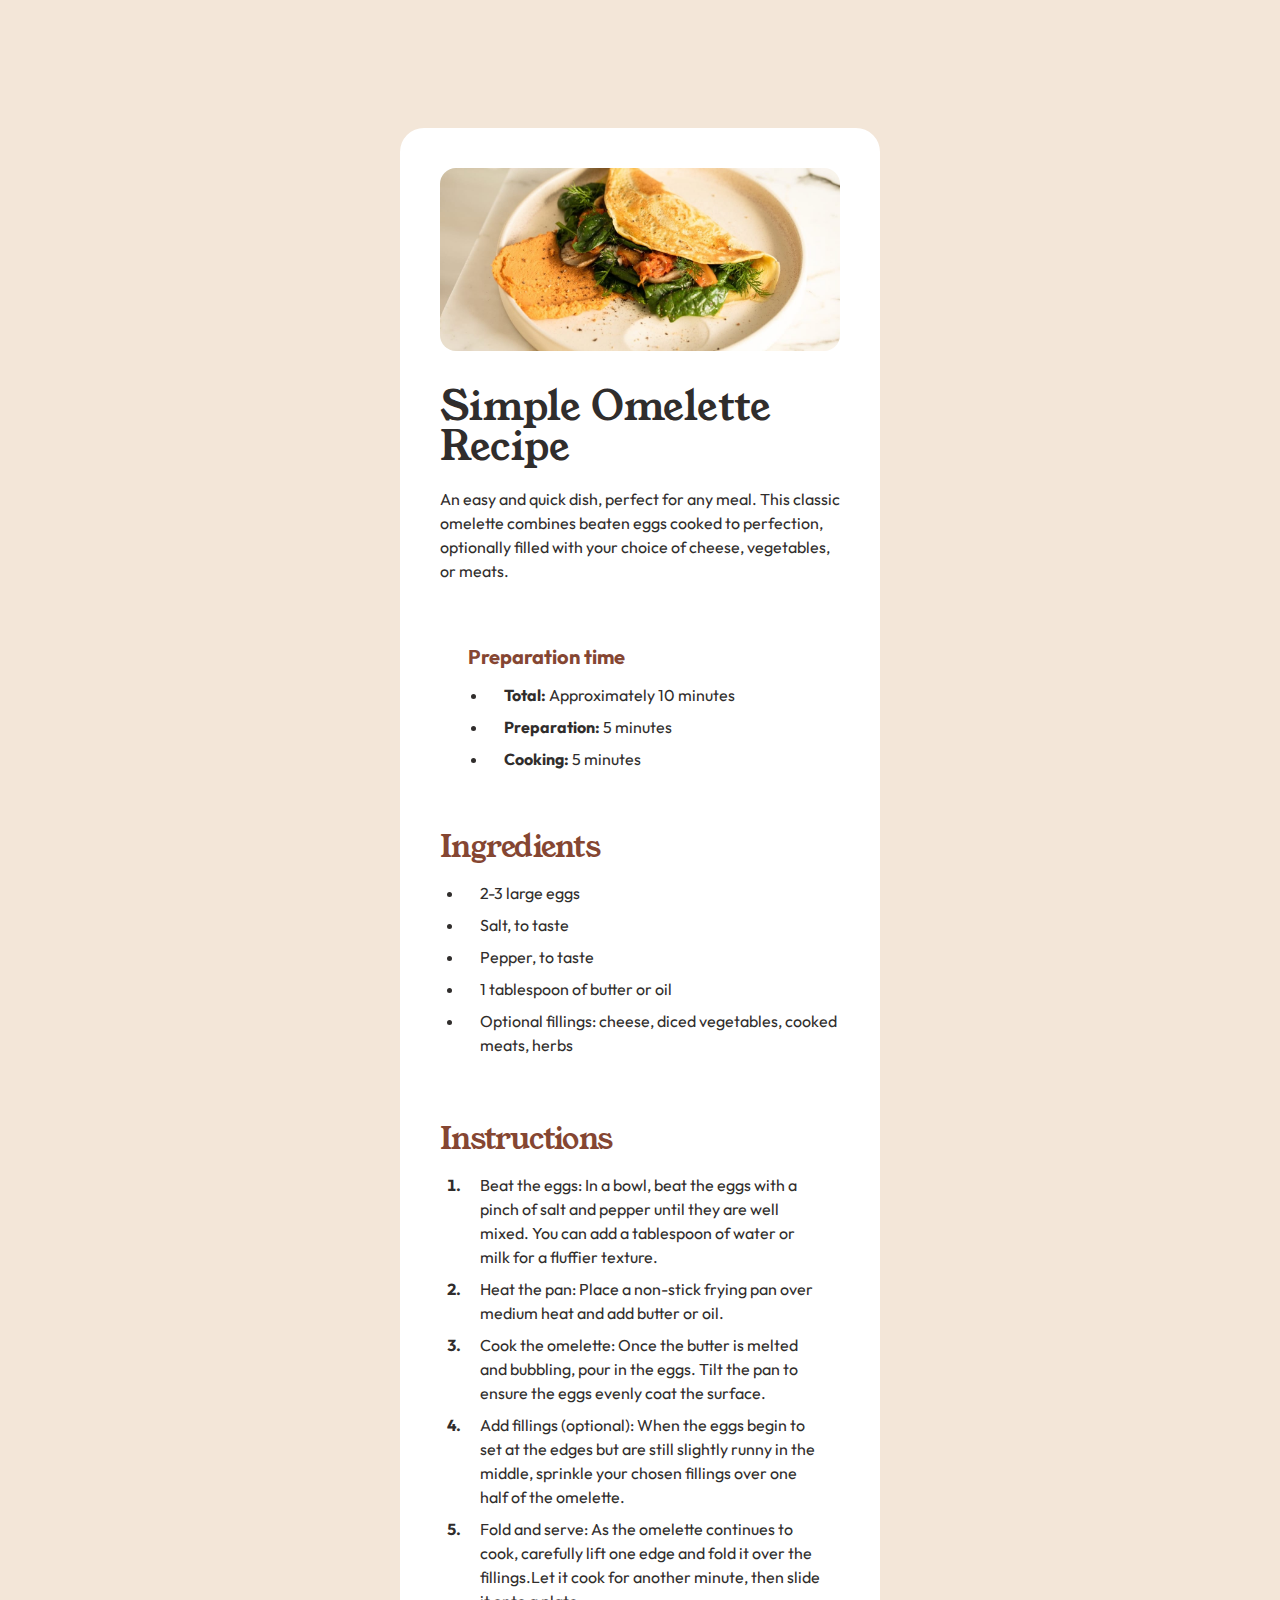
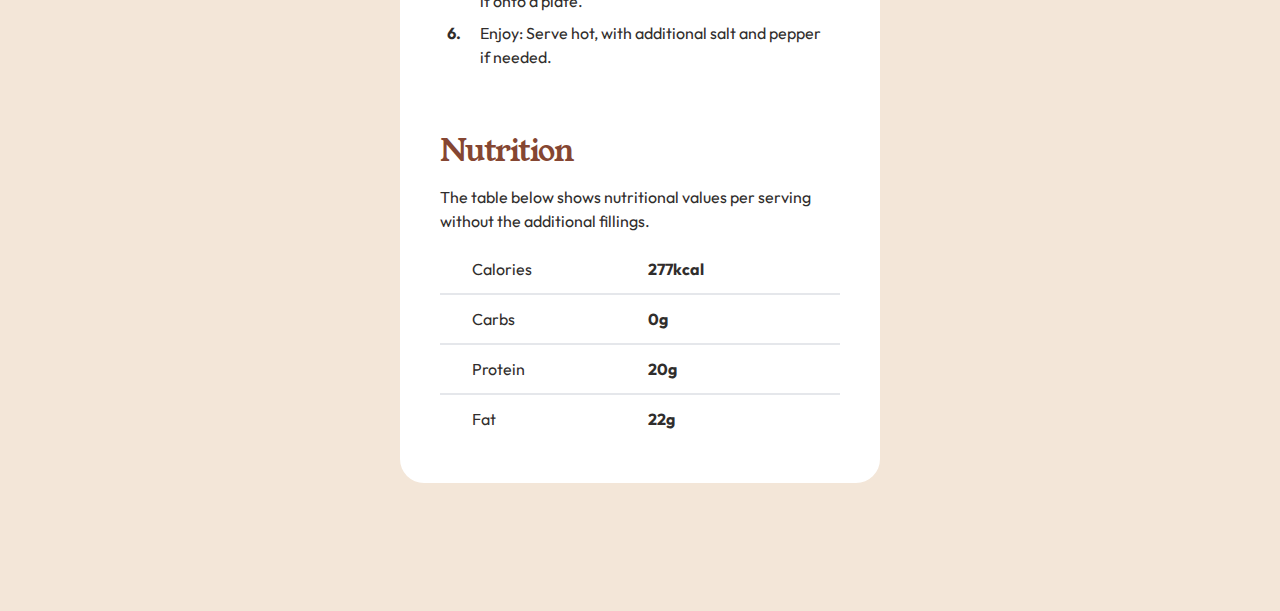
<file: RecipePage/index.html>
<!DOCTYPE html>
<html lang="en">
  <head>
    <meta charset="UTF-8" />
    <meta name="viewport" content="width=device-width, initial-scale=1.0" />
    <link href="./style.css" rel="stylesheet" />
    <title>Simple Recipes | Omelette</title>
    <link
      rel="icon"
      type="image/x-icon"
      href="./assets/images/favicon-32x32.png"
    />
  </head>
  <body class="bg-neutral-white text-neutral-dark_charcoal font-o">
    <main class="bg-neutral-eggshell container mx-auto lg:px-[400px] lg:py-32">
      <article class="bg-neutral-white w-full lg:p-10 lg:rounded-3xl">
        <div class="overflow-hidden lg:rounded-2xl">
          <img src="./assets/images/image-omelette.jpeg" alt="omelette image" />
        </div>

        <div class="px-8 lg:p-0">
          <h1 class="font-ys text-4xl mt-9 lg:text-[40px]">
            Simple Omelette Recipe
          </h1>
          <p class="mt-[18px] lg:mt-5">
            An easy and quick dish, perfect for any meal. This classic omelette
            combines beaten eggs cooked to perfection, optionally filled with
            your choice of cheese, vegetables, or meats.
          </p>

          <h2
            class="text-primary-dark_raspberry text-xl font-bold mt-14 ml-6 lg:mt-[60px] lg:ml-7"
          >
            Preparation time
          </h2>
          <ul class="list-disc mt-3 ml-12 pr-16 space-y-2">
            <li class="px-4">
              <span class="font-bold">Total:</span> Approximately 10 minutes
            </li>

            <li class="px-4">
              <span class="font-bold">Preparation:</span> 5 minutes
            </li>

            <li class="px-4">
              <span class="font-bold">Cooking:</span> 5 minutes
            </li>
          </ul>

          <h2
            class="font-ys text-primary-dark_raspberry text-3xl mt-14 lg:mt-[58px] tracking-tight"
          >
            Ingredients
          </h2>

          <ul class="list-disc mt-4 ml-6 space-y-2">
            <li class="pl-4">2-3 large eggs</li>
            <li class="pl-4">Salt, to taste</li>
            <li class="pl-4">Pepper, to taste</li>
            <li class="pl-4">1 tablespoon of butter or oil</li>
            <li class="pl-4">
              Optional fillings: cheese, diced vegetables, cooked meats, herbs
            </li>
          </ul>

          <h2
            class="font-ys text-primary-dark_raspberry text-3xl mt-16 tracking-tight"
          >
            Instructions
          </h2>

          <ol
            class="list-decimal list-outside marker:font-bold marker:font-o mt-4 ml-6 space-y-2"
          >
            <li class="px-4">
              Beat the eggs: In a bowl, beat the eggs with a pinch of salt and
              pepper until they are well mixed. You can add a tablespoon of
              water or milk for a fluffier texture.
            </li>
            <li class="px-4">
              Heat the pan: Place a non-stick frying pan over medium heat and
              add butter or oil.
            </li>
            <li class="px-4">
              Cook the omelette: Once the butter is melted and bubbling, pour in
              the eggs. Tilt the pan to ensure the eggs evenly coat the surface.
            </li>
            <li class="px-4">
              Add fillings (optional): When the eggs begin to set at the edges
              but are still slightly runny in the middle, sprinkle your chosen
              fillings over one half of the omelette.
            </li>
            <li class="px-4">
              Fold and serve: As the omelette continues to cook, carefully lift
              one edge and fold it over the fillings.Let it cook for another
              minute, then slide it onto a plate.
            </li>
            <li class="px-4">
              Enjoy: Serve hot, with additional salt and pepper if needed.
            </li>
          </ol>

          <h2
            class="font-ys text-primary-dark_raspberry text-3xl mt-16 tracking-tight"
          >
            Nutrition
          </h2>
          <table class="w-full table-fixed">
            <caption class="text-left mt-4 mb-3">
              The table below shows nutritional values per serving without the
              additional fillings.
            </caption>
            <tbody>
              <tr class="border-b-2 border-l-neutral-eggshell">
                <td class="py-3 px-8">Calories</td>
                <td class="px-2 font-bold">277kcal</td>
              </tr>

              <tr class="border-b-2 border-l-neutral-eggshell">
                <td class="py-3 px-8">Carbs</td>
                <td class="px-2 font-bold">0g</td>
              </tr>

              <tr class="border-b-2 border-l-neutral-eggshell">
                <td class="py-3 px-8">Protein</td>
                <td class="px-2 font-bold">20g</td>
              </tr>

              <tr>
                <td class="py-3 px-8">Fat</td>
                <td class="px-2 font-bold">22g</td>
              </tr>
            </tbody>
          </table>
        </div>
      </article>
    </main>
  </body>
</html>
</file>
<file: RecipePage/style.css>
/*
! tailwindcss v3.4.1 | MIT License | https://tailwindcss.com
*/

/*
1. Prevent padding and border from affecting element width. (https://github.com/mozdevs/cssremedy/issues/4)
2. Allow adding a border to an element by just adding a border-width. (https://github.com/tailwindcss/tailwindcss/pull/116)
*/

*,
::before,
::after {
  box-sizing: border-box;
  /* 1 */
  border-width: 0;
  /* 2 */
  border-style: solid;
  /* 2 */
  border-color: #e5e7eb;
  /* 2 */
}

::before,
::after {
  --tw-content: '';
}

/*
1. Use a consistent sensible line-height in all browsers.
2. Prevent adjustments of font size after orientation changes in iOS.
3. Use a more readable tab size.
4. Use the user's configured `sans` font-family by default.
5. Use the user's configured `sans` font-feature-settings by default.
6. Use the user's configured `sans` font-variation-settings by default.
7. Disable tap highlights on iOS
*/

html,
:host {
  line-height: 1.5;
  /* 1 */
  -webkit-text-size-adjust: 100%;
  /* 2 */
  -moz-tab-size: 4;
  /* 3 */
  -o-tab-size: 4;
     tab-size: 4;
  /* 3 */
  font-family: ui-sans-serif, system-ui, sans-serif, "Apple Color Emoji", "Segoe UI Emoji", "Segoe UI Symbol", "Noto Color Emoji";
  /* 4 */
  font-feature-settings: normal;
  /* 5 */
  font-variation-settings: normal;
  /* 6 */
  -webkit-tap-highlight-color: transparent;
  /* 7 */
}

/*
1. Remove the margin in all browsers.
2. Inherit line-height from `html` so users can set them as a class directly on the `html` element.
*/

body {
  margin: 0;
  /* 1 */
  line-height: inherit;
  /* 2 */
}

/*
1. Add the correct height in Firefox.
2. Correct the inheritance of border color in Firefox. (https://bugzilla.mozilla.org/show_bug.cgi?id=190655)
3. Ensure horizontal rules are visible by default.
*/

hr {
  height: 0;
  /* 1 */
  color: inherit;
  /* 2 */
  border-top-width: 1px;
  /* 3 */
}

/*
Add the correct text decoration in Chrome, Edge, and Safari.
*/

abbr:where([title]) {
  -webkit-text-decoration: underline dotted;
          text-decoration: underline dotted;
}

/*
Remove the default font size and weight for headings.
*/

h1,
h2,
h3,
h4,
h5,
h6 {
  font-size: inherit;
  font-weight: inherit;
}

/*
Reset links to optimize for opt-in styling instead of opt-out.
*/

a {
  color: inherit;
  text-decoration: inherit;
}

/*
Add the correct font weight in Edge and Safari.
*/

b,
strong {
  font-weight: bolder;
}

/*
1. Use the user's configured `mono` font-family by default.
2. Use the user's configured `mono` font-feature-settings by default.
3. Use the user's configured `mono` font-variation-settings by default.
4. Correct the odd `em` font sizing in all browsers.
*/

code,
kbd,
samp,
pre {
  font-family: ui-monospace, SFMono-Regular, Menlo, Monaco, Consolas, "Liberation Mono", "Courier New", monospace;
  /* 1 */
  font-feature-settings: normal;
  /* 2 */
  font-variation-settings: normal;
  /* 3 */
  font-size: 1em;
  /* 4 */
}

/*
Add the correct font size in all browsers.
*/

small {
  font-size: 80%;
}

/*
Prevent `sub` and `sup` elements from affecting the line height in all browsers.
*/

sub,
sup {
  font-size: 75%;
  line-height: 0;
  position: relative;
  vertical-align: baseline;
}

sub {
  bottom: -0.25em;
}

sup {
  top: -0.5em;
}

/*
1. Remove text indentation from table contents in Chrome and Safari. (https://bugs.chromium.org/p/chromium/issues/detail?id=999088, https://bugs.webkit.org/show_bug.cgi?id=201297)
2. Correct table border color inheritance in all Chrome and Safari. (https://bugs.chromium.org/p/chromium/issues/detail?id=935729, https://bugs.webkit.org/show_bug.cgi?id=195016)
3. Remove gaps between table borders by default.
*/

table {
  text-indent: 0;
  /* 1 */
  border-color: inherit;
  /* 2 */
  border-collapse: collapse;
  /* 3 */
}

/*
1. Change the font styles in all browsers.
2. Remove the margin in Firefox and Safari.
3. Remove default padding in all browsers.
*/

button,
input,
optgroup,
select,
textarea {
  font-family: inherit;
  /* 1 */
  font-feature-settings: inherit;
  /* 1 */
  font-variation-settings: inherit;
  /* 1 */
  font-size: 100%;
  /* 1 */
  font-weight: inherit;
  /* 1 */
  line-height: inherit;
  /* 1 */
  color: inherit;
  /* 1 */
  margin: 0;
  /* 2 */
  padding: 0;
  /* 3 */
}

/*
Remove the inheritance of text transform in Edge and Firefox.
*/

button,
select {
  text-transform: none;
}

/*
1. Correct the inability to style clickable types in iOS and Safari.
2. Remove default button styles.
*/

button,
[type='button'],
[type='reset'],
[type='submit'] {
  -webkit-appearance: button;
  /* 1 */
  background-color: transparent;
  /* 2 */
  background-image: none;
  /* 2 */
}

/*
Use the modern Firefox focus style for all focusable elements.
*/

:-moz-focusring {
  outline: auto;
}

/*
Remove the additional `:invalid` styles in Firefox. (https://github.com/mozilla/gecko-dev/blob/2f9eacd9d3d995c937b4251a5557d95d494c9be1/layout/style/res/forms.css#L728-L737)
*/

:-moz-ui-invalid {
  box-shadow: none;
}

/*
Add the correct vertical alignment in Chrome and Firefox.
*/

progress {
  vertical-align: baseline;
}

/*
Correct the cursor style of increment and decrement buttons in Safari.
*/

::-webkit-inner-spin-button,
::-webkit-outer-spin-button {
  height: auto;
}

/*
1. Correct the odd appearance in Chrome and Safari.
2. Correct the outline style in Safari.
*/

[type='search'] {
  -webkit-appearance: textfield;
  /* 1 */
  outline-offset: -2px;
  /* 2 */
}

/*
Remove the inner padding in Chrome and Safari on macOS.
*/

::-webkit-search-decoration {
  -webkit-appearance: none;
}

/*
1. Correct the inability to style clickable types in iOS and Safari.
2. Change font properties to `inherit` in Safari.
*/

::-webkit-file-upload-button {
  -webkit-appearance: button;
  /* 1 */
  font: inherit;
  /* 2 */
}

/*
Add the correct display in Chrome and Safari.
*/

summary {
  display: list-item;
}

/*
Removes the default spacing and border for appropriate elements.
*/

blockquote,
dl,
dd,
h1,
h2,
h3,
h4,
h5,
h6,
hr,
figure,
p,
pre {
  margin: 0;
}

fieldset {
  margin: 0;
  padding: 0;
}

legend {
  padding: 0;
}

ol,
ul,
menu {
  list-style: none;
  margin: 0;
  padding: 0;
}

/*
Reset default styling for dialogs.
*/

dialog {
  padding: 0;
}

/*
Prevent resizing textareas horizontally by default.
*/

textarea {
  resize: vertical;
}

/*
1. Reset the default placeholder opacity in Firefox. (https://github.com/tailwindlabs/tailwindcss/issues/3300)
2. Set the default placeholder color to the user's configured gray 400 color.
*/

input::-moz-placeholder, textarea::-moz-placeholder {
  opacity: 1;
  /* 1 */
  color: #9ca3af;
  /* 2 */
}

input::placeholder,
textarea::placeholder {
  opacity: 1;
  /* 1 */
  color: #9ca3af;
  /* 2 */
}

/*
Set the default cursor for buttons.
*/

button,
[role="button"] {
  cursor: pointer;
}

/*
Make sure disabled buttons don't get the pointer cursor.
*/

:disabled {
  cursor: default;
}

/*
1. Make replaced elements `display: block` by default. (https://github.com/mozdevs/cssremedy/issues/14)
2. Add `vertical-align: middle` to align replaced elements more sensibly by default. (https://github.com/jensimmons/cssremedy/issues/14#issuecomment-634934210)
   This can trigger a poorly considered lint error in some tools but is included by design.
*/

img,
svg,
video,
canvas,
audio,
iframe,
embed,
object {
  display: block;
  /* 1 */
  vertical-align: middle;
  /* 2 */
}

/*
Constrain images and videos to the parent width and preserve their intrinsic aspect ratio. (https://github.com/mozdevs/cssremedy/issues/14)
*/

img,
video {
  max-width: 100%;
  height: auto;
}

/* Make elements with the HTML hidden attribute stay hidden by default */

[hidden] {
  display: none;
}

*, ::before, ::after {
  --tw-border-spacing-x: 0;
  --tw-border-spacing-y: 0;
  --tw-translate-x: 0;
  --tw-translate-y: 0;
  --tw-rotate: 0;
  --tw-skew-x: 0;
  --tw-skew-y: 0;
  --tw-scale-x: 1;
  --tw-scale-y: 1;
  --tw-pan-x:  ;
  --tw-pan-y:  ;
  --tw-pinch-zoom:  ;
  --tw-scroll-snap-strictness: proximity;
  --tw-gradient-from-position:  ;
  --tw-gradient-via-position:  ;
  --tw-gradient-to-position:  ;
  --tw-ordinal:  ;
  --tw-slashed-zero:  ;
  --tw-numeric-figure:  ;
  --tw-numeric-spacing:  ;
  --tw-numeric-fraction:  ;
  --tw-ring-inset:  ;
  --tw-ring-offset-width: 0px;
  --tw-ring-offset-color: #fff;
  --tw-ring-color: rgb(59 130 246 / 0.5);
  --tw-ring-offset-shadow: 0 0 #0000;
  --tw-ring-shadow: 0 0 #0000;
  --tw-shadow: 0 0 #0000;
  --tw-shadow-colored: 0 0 #0000;
  --tw-blur:  ;
  --tw-brightness:  ;
  --tw-contrast:  ;
  --tw-grayscale:  ;
  --tw-hue-rotate:  ;
  --tw-invert:  ;
  --tw-saturate:  ;
  --tw-sepia:  ;
  --tw-drop-shadow:  ;
  --tw-backdrop-blur:  ;
  --tw-backdrop-brightness:  ;
  --tw-backdrop-contrast:  ;
  --tw-backdrop-grayscale:  ;
  --tw-backdrop-hue-rotate:  ;
  --tw-backdrop-invert:  ;
  --tw-backdrop-opacity:  ;
  --tw-backdrop-saturate:  ;
  --tw-backdrop-sepia:  ;
}

::backdrop {
  --tw-border-spacing-x: 0;
  --tw-border-spacing-y: 0;
  --tw-translate-x: 0;
  --tw-translate-y: 0;
  --tw-rotate: 0;
  --tw-skew-x: 0;
  --tw-skew-y: 0;
  --tw-scale-x: 1;
  --tw-scale-y: 1;
  --tw-pan-x:  ;
  --tw-pan-y:  ;
  --tw-pinch-zoom:  ;
  --tw-scroll-snap-strictness: proximity;
  --tw-gradient-from-position:  ;
  --tw-gradient-via-position:  ;
  --tw-gradient-to-position:  ;
  --tw-ordinal:  ;
  --tw-slashed-zero:  ;
  --tw-numeric-figure:  ;
  --tw-numeric-spacing:  ;
  --tw-numeric-fraction:  ;
  --tw-ring-inset:  ;
  --tw-ring-offset-width: 0px;
  --tw-ring-offset-color: #fff;
  --tw-ring-color: rgb(59 130 246 / 0.5);
  --tw-ring-offset-shadow: 0 0 #0000;
  --tw-ring-shadow: 0 0 #0000;
  --tw-shadow: 0 0 #0000;
  --tw-shadow-colored: 0 0 #0000;
  --tw-blur:  ;
  --tw-brightness:  ;
  --tw-contrast:  ;
  --tw-grayscale:  ;
  --tw-hue-rotate:  ;
  --tw-invert:  ;
  --tw-saturate:  ;
  --tw-sepia:  ;
  --tw-drop-shadow:  ;
  --tw-backdrop-blur:  ;
  --tw-backdrop-brightness:  ;
  --tw-backdrop-contrast:  ;
  --tw-backdrop-grayscale:  ;
  --tw-backdrop-hue-rotate:  ;
  --tw-backdrop-invert:  ;
  --tw-backdrop-opacity:  ;
  --tw-backdrop-saturate:  ;
  --tw-backdrop-sepia:  ;
}

.container {
  width: 100%;
}

@media (min-width: 640px) {
  .container {
    max-width: 640px;
  }
}

@media (min-width: 768px) {
  .container {
    max-width: 768px;
  }
}

@media (min-width: 1024px) {
  .container {
    max-width: 1024px;
  }
}

@media (min-width: 1280px) {
  .container {
    max-width: 1280px;
  }
}

@media (min-width: 1536px) {
  .container {
    max-width: 1536px;
  }
}

.mx-auto {
  margin-left: auto;
  margin-right: auto;
}

.mb-3 {
  margin-bottom: 0.75rem;
}

.mb-4 {
  margin-bottom: 1rem;
}

.ml-12 {
  margin-left: 3rem;
}

.ml-6 {
  margin-left: 1.5rem;
}

.ml-7 {
  margin-left: 1.75rem;
}

.ml-\[52px\] {
  margin-left: 52px;
}

.mt-14 {
  margin-top: 3.5rem;
}

.mt-16 {
  margin-top: 4rem;
}

.mt-2 {
  margin-top: 0.5rem;
}

.mt-3 {
  margin-top: 0.75rem;
}

.mt-4 {
  margin-top: 1rem;
}

.mt-8 {
  margin-top: 2rem;
}

.mt-9 {
  margin-top: 2.25rem;
}

.mt-\[18px\] {
  margin-top: 18px;
}

.mt-\[52px\] {
  margin-top: 52px;
}

.mt-\[59px\] {
  margin-top: 59px;
}

.mt-6 {
  margin-top: 1.5rem;
}

.block {
  display: block;
}

.inline-block {
  display: inline-block;
}

.table {
  display: table;
}

.inline-table {
  display: inline-table;
}

.h-4 {
  height: 1rem;
}

.h-12 {
  height: 3rem;
}

.w-\[84\%\] {
  width: 84%;
}

.w-full {
  width: 100%;
}

.table-fixed {
  table-layout: fixed;
}

.list-outside {
  list-style-position: outside;
}

.list-decimal {
  list-style-type: decimal;
}

.list-disc {
  list-style-type: disc;
}

.space-y-2 > :not([hidden]) ~ :not([hidden]) {
  --tw-space-y-reverse: 0;
  margin-top: calc(0.5rem * calc(1 - var(--tw-space-y-reverse)));
  margin-bottom: calc(0.5rem * var(--tw-space-y-reverse));
}

.overflow-hidden {
  overflow: hidden;
}

.rounded-\[32px\] {
  border-radius: 32px;
}

.rounded-xl {
  border-radius: 0.75rem;
}

.border-b-2 {
  border-bottom-width: 2px;
}

.border-b-neutral-eggshell {
  --tw-border-opacity: 1;
  border-bottom-color: hsl(30 54% 90% / var(--tw-border-opacity));
}

.border-l-neutral-eggshell {
  --tw-border-opacity: 1;
  border-left-color: hsl(30 54% 90% / var(--tw-border-opacity));
}

.bg-neutral-eggshell {
  --tw-bg-opacity: 1;
  background-color: hsl(30 54% 90% / var(--tw-bg-opacity));
}

.bg-neutral-white {
  --tw-bg-opacity: 1;
  background-color: hsl(0 0% 100% / var(--tw-bg-opacity));
}

.bg-red-600 {
  --tw-bg-opacity: 1;
  background-color: rgb(220 38 38 / var(--tw-bg-opacity));
}

.p-\[42px\] {
  padding: 42px;
}

.px-4 {
  padding-left: 1rem;
  padding-right: 1rem;
}

.px-8 {
  padding-left: 2rem;
  padding-right: 2rem;
}

.px-\[350px\] {
  padding-left: 350px;
  padding-right: 350px;
}

.py-2 {
  padding-top: 0.5rem;
  padding-bottom: 0.5rem;
}

.py-\[122px\] {
  padding-top: 122px;
  padding-bottom: 122px;
}

.py-12 {
  padding-top: 3rem;
  padding-bottom: 3rem;
}

.py-3 {
  padding-top: 0.75rem;
  padding-bottom: 0.75rem;
}

.px-3 {
  padding-left: 0.75rem;
  padding-right: 0.75rem;
}

.px-6 {
  padding-left: 1.5rem;
  padding-right: 1.5rem;
}

.px-1 {
  padding-left: 0.25rem;
  padding-right: 0.25rem;
}

.px-2 {
  padding-left: 0.5rem;
  padding-right: 0.5rem;
}

.pl-2 {
  padding-left: 0.5rem;
}

.pl-4 {
  padding-left: 1rem;
}

.pl-8 {
  padding-left: 2rem;
}

.pr-16 {
  padding-right: 4rem;
}

.text-left {
  text-align: left;
}

.font-o {
  font-family: Outfit;
}

.font-ys {
  font-family: Young Serif;
}

.text-3xl {
  font-size: 1.875rem;
  line-height: 2.25rem;
}

.text-4xl {
  font-size: 2.25rem;
  line-height: 2.5rem;
}

.text-\[28px\] {
  font-size: 28px;
}

.text-\[40px\] {
  font-size: 40px;
}

.text-xl {
  font-size: 1.25rem;
  line-height: 1.75rem;
}

.font-bold {
  font-weight: 700;
}

.tracking-tight {
  letter-spacing: -0.025em;
}

.text-neutral-dark_charcoal {
  --tw-text-opacity: 1;
  color: hsl(24 5% 18% / var(--tw-text-opacity));
}

.text-primary-dark_raspberry {
  --tw-text-opacity: 1;
  color: hsl(14 45% 36% / var(--tw-text-opacity));
}

@font-face {
  font-family: "Young Serif";

  font-weight: 400;

  src: url("./assets/fonts/young-serif/YoungSerif-Regular.ttf");
}

@font-face {
  font-family: "Outfit";

  src: url("./assets/fonts/outfit/Outfit-VariableFont_wght.ttf");
}

.marker\:font-o *::marker {
  font-family: Outfit;
}

.marker\:font-bold *::marker {
  font-weight: 700;
}

.marker\:font-o::marker {
  font-family: Outfit;
}

.marker\:font-bold::marker {
  font-weight: 700;
}

@media (min-width: 640px) {
  .sm\:w-\[375px\] {
    width: 375px;
  }
}

@media (min-width: 1024px) {
  .lg\:ml-7 {
    margin-left: 1.75rem;
  }

  .lg\:mt-5 {
    margin-top: 1.25rem;
  }

  .lg\:mt-\[58px\] {
    margin-top: 58px;
  }

  .lg\:mt-\[60px\] {
    margin-top: 60px;
  }

  .lg\:w-\[1440px\] {
    width: 1440px;
  }

  .lg\:rounded-2xl {
    border-radius: 1rem;
  }

  .lg\:rounded-3xl {
    border-radius: 1.5rem;
  }

  .lg\:p-0 {
    padding: 0px;
  }

  .lg\:p-10 {
    padding: 2.5rem;
  }

  .lg\:px-\[400px\] {
    padding-left: 400px;
    padding-right: 400px;
  }

  .lg\:py-32 {
    padding-top: 8rem;
    padding-bottom: 8rem;
  }

  .lg\:text-\[40px\] {
    font-size: 40px;
  }
}
</file>
